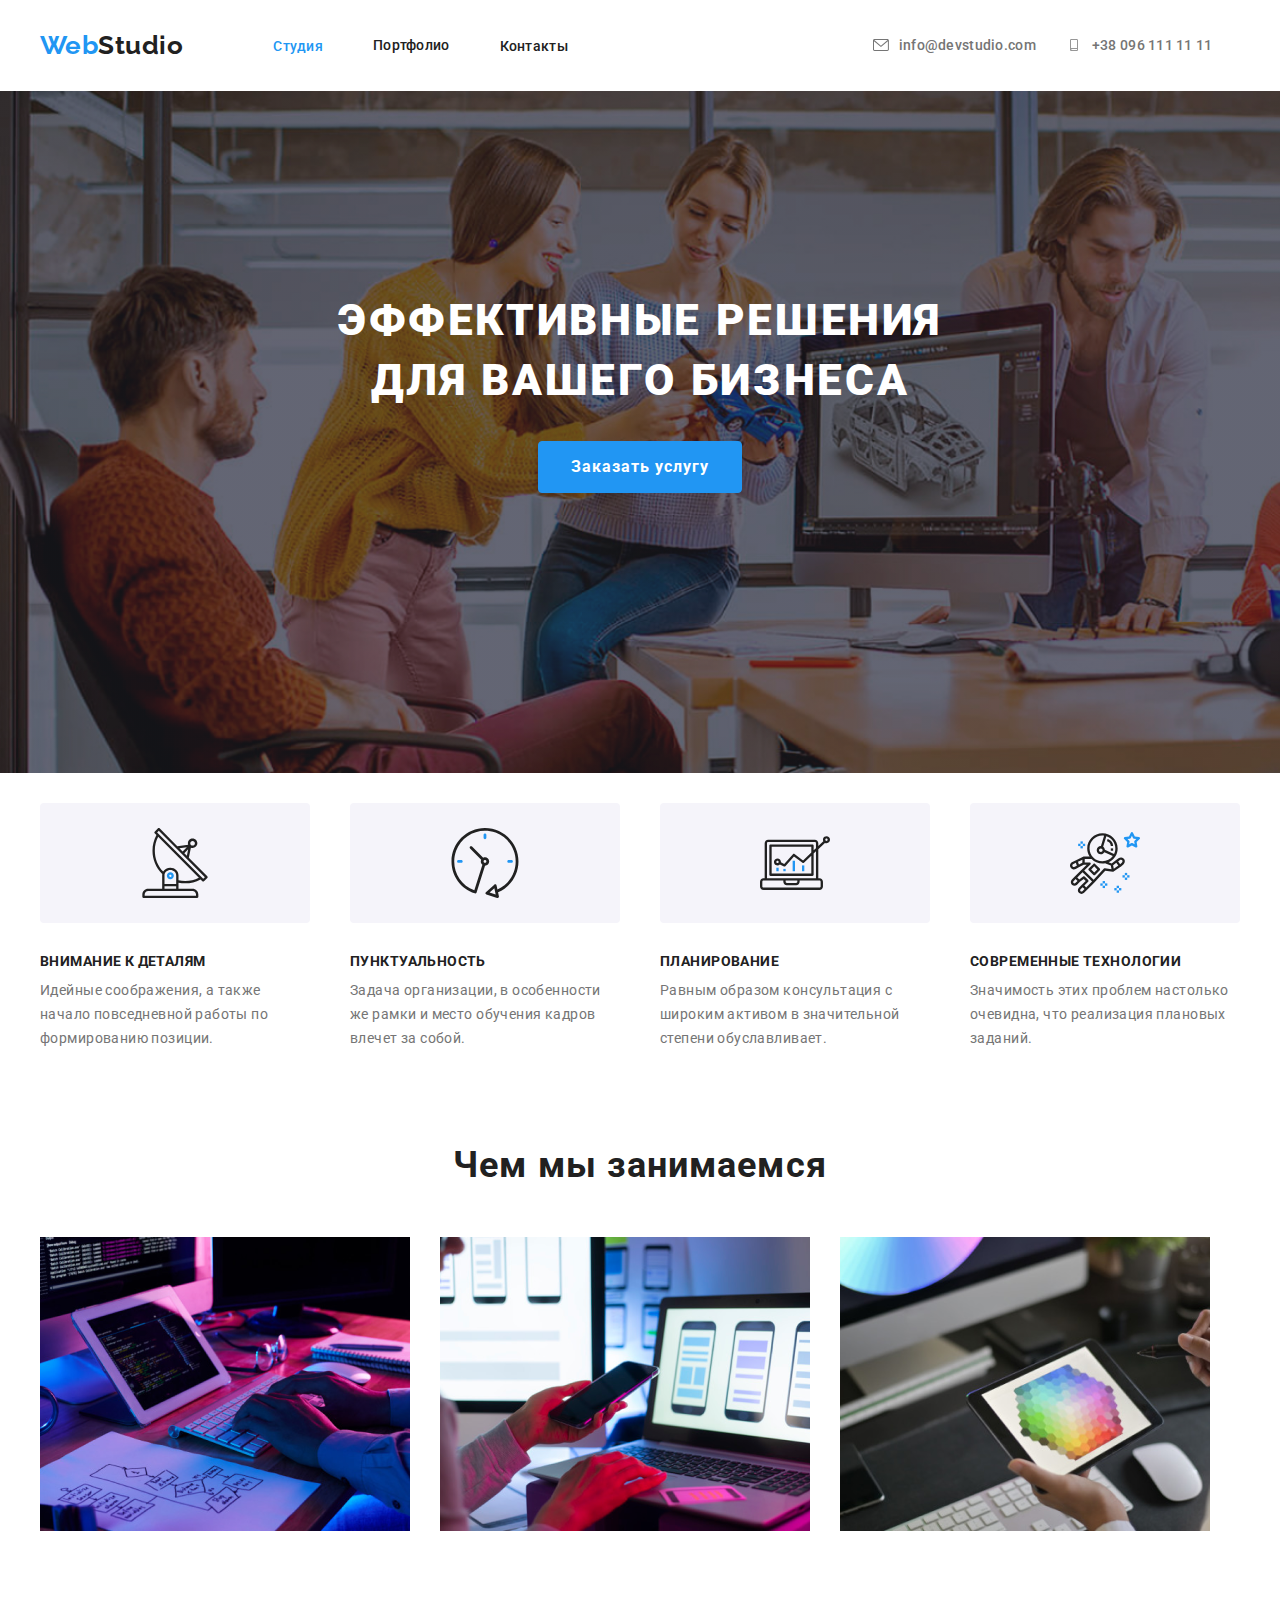
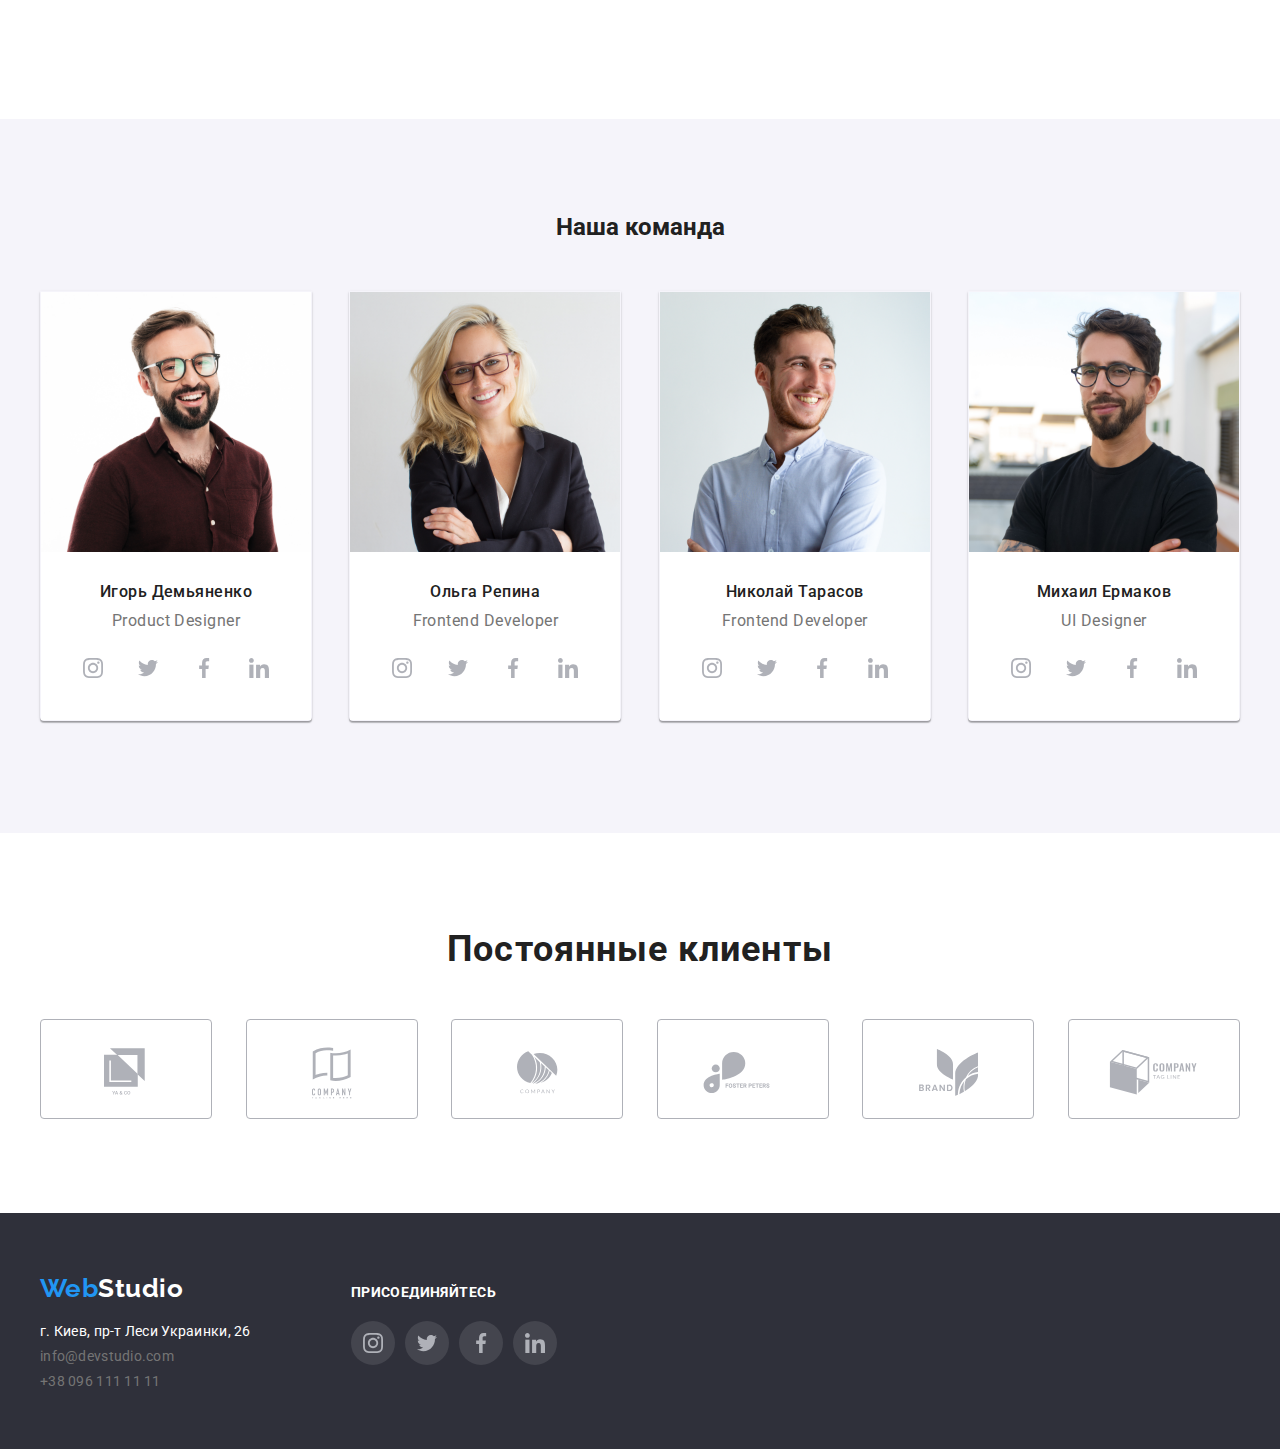
<file: index.html>
<!DOCTYPE html>
<html lang="ru">
<head>
    <meta charset="UTF-8">
    <meta name="viewport" content="width=device-width, initial-scale=1.0">
 <title>Web Studio</title>
<link rel="preconnect" href="https://fonts.gstatic.com">
<link href="https://fonts.googleapis.com/css2?family=Raleway:wght@700&display=swap" rel="stylesheet">
<link rel="preconnect" href="https://fonts.gstatic.com">
<link href="https://fonts.googleapis.com/css2?family=Roboto:wght@400;500;700;900&display=swap" rel="stylesheet">
<link rel="stylesheet" href="https://cdnjs.cloudflare.com/ajax/libs/modern-normalize/1.0.0/modern-normalize.min.css"
    integrity="sha512-ISS7cAi1PEhQ8jnbJpJZMd29NlhNj4AWYyLOSp2CE/CsHxTCu+r+t0D2yoJudVrd0/8fTVPUVDzY5Tvli75u/g=="
    crossorigin="anonymous" />
<link rel="stylesheet" href="./css/style.css">  
</head>
<body>
 <!--шапка сайта-->
    <header>
        <nav >
            <div class="container">
              <div class="logo-header">
                <a class="logo-header link" href="http://info@devstudio.com/" target="_blank" rel="noopener noreferrer" aria-label="Логотип компании">
                    <span class="logo-header blue" lang="en">Web</span>Studio </a>
              </div>
       
              <ul class="site-nav list">
                <li><a href="#" class="link current">Студия</a></li>
                <li></li><a href="./portfolio.html" class="link">Портфолио</a></li>
                <li><a href="#" class="link">Контакты</a></li>
              </ul>
              <div class="header-adress">
                  <ul class="block-contact list">
                    <li>
                        <a class="contact-link" href="http://mailto:info@devstudio.com" target="_blank"
                         rel="noopener noreferrer">
                            <svg class="adress-mail">
                                <use href="./img/sprite.svg#mail"></use>
                            </svg>info@devstudio.com</a>
                        </li>
                    <li>
                        <a class="contact-item" href="tel:+380961111111">
                            <svg class="adress-tel">
                              <use href="./img/sprite.svg#smartphone"></use>
                           </svg>
                            +38 096 111 11 11</a>
                        </li> 
              </ul>
            </div>
            </div>
        </nav>
    </header>
<!--герой-->
    <main>
        <section class="hero">

            <div class="hero_blok-title"> <h1 class="title">Эффективные решения для вашего бизнеса</h1></div>

            <button class="button primary" type="button"> Заказать услугу</button>
        </section> </div>
    </main>
 <!---Преимущества-->
    <section class="feature container">
        <h2 class="visually-hidden">Преимущества</h2> 
        <ul class="feature-icon">
            <div class="box-feature">
                <li>
                <svg class="box-icon">
                    <use href="./img/sprite.svg#antenna">
                 </use>
                </svg>
            </li></div>
            

            <div class="box-feature">
                <li>
                    <svg class="box-icon">
                        <use href="./img/sprite.svg#clock">
                        </use>
                    </svg>
                </li>
            </div><div class="box-feature">
                <li>
                <svg class="box-icon">
                    <use href="./img/sprite.svg#diagram">
                 </use>
                </svg>
            </li></div>
            <div class="box-feature">
                <li>
                <svg class="box-icon">
                    <use href="./img/sprite.svg#astronaut">
                 </use>
                </svg>
            </li></div>
        </ul>
        <ul class="feature-list">
            <li>
                <h3 class="title">Внимание к деталям</h3>
                <p>Идейные соображения, а также начало повседневной работы по формированию позиции.</p> 
            </li>

             <li>
                <h3 class="title">Пунктуальность</h3>
                <p>Задача организации, в особенности же рамки и место обучения кадров влечет за собой.</p>
            </li>

            <li>
                <h3 class="title">Планирование</h3>
                <p>Равным образом консультация с широким активом в значительной степени обуславливает.</p> 
            </li>

            <li>
                <h3 class="title">Современные технологии</h3>
                <p>Значимость этих проблем настолько очевидна, что реализация плановых заданий.</p>
            </li>

        </ul>

    </section>
    
 <!--Чем мы занимаемся-->
    <section class="work " >
            <h2>Чем мы занимаемся</h2>
            <div class="container">
            <img src="./img/box_1.png" alt="фото 1"  width="370">
            <img src="./img/box_2.png" alt="фото 2" width="370">
            <img src="./img/box_3.png" alt="фото 3" width="370">
            </div>
    </section>
 <!--Наша команда-->
    <section class="team">
            <h2>Наша команда</h2>
            <div class="container">
                <ul class="team-item list">
                    <li class="employee">
                        <img class="foto" src="./img/img_1.png" alt="Игорь Демьяненко" width="270">
                        <div class="title-blok" >
                            <h3 class="title">Игорь Демьяненко</h3>
                             <p class="profession">Product Designer</p>
                             <ul class="social-list">
                                 <li class="social-item">
                                     <a class="social-link" href="">
                                         <svg class="social-icon">
                                        <use href="./img/sprite.svg#instagram"></use>
                                    </svg>
                                    </a>
                                 </li>

                                 <li class="social-item">
                                     <a  class="social-link" href="">
                                        <svg class="social-icon">
                                             <use href="./img/sprite.svg#twitter"></use>
                                </svg>
                             </a></li>

                                 <li class="social-item">
                                     <a  class="social-link" href="">
                                         <svg class="social-icon">
                                              <use href="./img/sprite.svg#facebook"></use>
                                </svg>
                             </a></li>

                                 <li class="social-item">
                                     <a  class="social-link" href="">
                                        <svg class="social-icon">
                                    <use href="./img/sprite.svg#linkedin"></use>
                                </svg>
                             </a></li>

                             </ul>
                             
                        </div>
                    </li>
                    <li class="employee">
                        <img src="./img/img_2.png" alt="Ольга Репина" width="270">
                        <div class="title-blok">
                            <h3 class="title">Ольга Репина</h3>
                             <p class="profession">Frontend Developer</p>
                            <ul class="social-list">
                                <li class="social-item">
                                    <a class="social-link" href="">
                                        <svg class="social-icon">
                                            <use href="./img/sprite.svg#instagram"></use>
                                        </svg>
                                    </a>
                                </li>
                            
                                <li class="social-item">
                                    <a class="social-link" href="">
                                        <svg class="social-icon">
                                            <use href="./img/sprite.svg#twitter"></use>
                                        </svg>
                                    </a></li>
                            
                                <li class="social-item">
                                    <a class="social-link" href="">
                                        <svg class="social-icon">
                                            <use href="./img/sprite.svg#facebook"></use>
                                        </svg>
                                    </a></li>
                            
                                <li class="social-item">
                                    <a class="social-link" href="">
                                        <svg class="social-icon">
                                            <use href="./img/sprite.svg#linkedin"></use>
                                        </svg>
                                    </a></li>
                            
                            </ul>
                             
                        </div>
                     </li>
                    <li class="employee">
                        <img src="./img/img_3.png" alt="Николай Тарасов" width="270">
                        <div class="title-blok">
                            <h3 class="title">Николай Тарасов</h3>
                            <p class="profession">Frontend Developer</p>
                            <ul class="social-list">
                                <li class="social-item">
                                    <a class="social-link" href="">
                                        <svg class="social-icon">
                                            <use href="./img/sprite.svg#instagram"></use>
                                        </svg>
                                    </a>
                                </li>
                            
                                <li class="social-item">
                                    <a class="social-link" href="">
                                        <svg class="social-icon">
                                            <use href="./img/sprite.svg#twitter"></use>
                                        </svg>
                                    </a></li>
                            
                                <li class="social-item">
                                    <a class="social-link" href="">
                                        <svg class="social-icon">
                                            <use href="./img/sprite.svg#facebook"></use>
                                        </svg>
                                    </a></li>
                            
                                <li class="social-item">
                                    <a class="social-link" href="">
                                        <svg class="social-icon">
                                            <use href="./img/sprite.svg#linkedin"></use>
                                        </svg>
                                    </a></li>
                            
                            </ul>
                         </div>
                    </li>
                    <li class="employee">
                        <img src="./img/img_4.png" alt="Михаил Ермаков" width="270">
                        <div class="title-blok">
                            <h3 class="title">Михаил Ермаков</h3>
                            <p class="profession">UI Designer</p>
                            <ul class="social-list">
                                <li class="social-item">
                                    <a class="social-link" href="">
                                        <svg class="social-icon">
                                            <use href="./img/sprite.svg#instagram"></use>
                                        </svg>
                                    </a>
                                </li>
                            
                                <li class="social-item">
                                    <a class="social-link" href="">
                                        <svg class="social-icon">
                                            <use href="./img/sprite.svg#twitter"></use>
                                        </svg>
                                    </a></li>
                            
                                <li class="social-item">
                                    <a class="social-link" href="">
                                        <svg class="social-icon">
                                            <use href="./img/sprite.svg#facebook"></use>
                                        </svg>
                                    </a></li>
                            
                                <li class="social-item">
                                    <a class="social-link" href="">
                                        <svg class="social-icon">
                                            <use href="./img/sprite.svg#linkedin"></use>
                                        </svg>
                                    </a></li>
                            
                            </ul>
                        </div>
                    </li>
                </ul>
            </div>
        
    </section>
     <!--Постоянные клиеты-->
    <section class="client">
       
        <h2>Постоянные клиенты</h2>
        <div class="container" >
            <ul class="list-client">
                <li class="client-item">
                     <div class="blok-client">
                        <a class="client-link " href="">
                          <svg class="client-icon" width="45" height ="50">
                         <use href="./img/sprite.svg#logo-1" ></use>
                         </svg></a>
                     </div> 
               </li>
           
                
                <li>
                    <div class="blok-client">
                        <a class="client-link " href="">
                         <svg class="client-icon" width="40" height ="52">
                         <use href="./img/sprite.svg#logo-2" ></use>
                         </svg></a>
                     </div> </li>
                <li>
                    <div class="blok-client">
                        <a class="client-link " href="">
                         <svg class="client-icon" width="41" height ="43">
                         <use href="./img/sprite.svg#logo-3" ></use>
                         </svg></a>
                     </div> </li>
                <li>
                    <div class="blok-client">
                        <a class="client-link " href="">
                         <svg class="client-icon" width="80" height ="42">
                         <use href="./img/sprite.svg#logo-4" ></use>
                         </svg></a>
                     </div> </li>
                <li><div class="blok-client">
                        <a class="client-link " href="">
                         <svg class="client-icon" width="59" height ="47">
                         <use href="./img/sprite.svg#logo-5" ></use>
                         </svg></a>
                     </div> </li>
                <li><div class="blok-client">
                        <a class="client-link " href="">
                         <svg class="client-icon" width="89" height ="45">
                         <use href="./img/sprite.svg#logo-6" ></use>
                         </svg></a>
                     </div> </li>
            </ul>
        </div>
    </section>
            <!---Подвал-->
          <footer>
                 <section class="footer">
                     <h2 class="visually-hidden">Адрес</h2>
                     <div class="container">
                          <div class="">
                              <div class="blok-logo">
                                <a class="logo-footer " href="http://info@devstudio.com/" target="_blank" rel="noopener noreferrer"
                                    aria-label="Логотип компании">
                                    <span class="logo-footer blue" lang="en">Web</span>Studio</span> </a>
                                </div>

                              <address>
                                <ul class="block-contact list">
                                    <li><a class="contact-link street " href="https://goo.gl/maps/a4D9c5vPyhM3tE7p7" target="_blank"
                                            rel="noopener noreferrer">
                                            г. Киев, пр-т Леси
                                            Украинки, 26</a></li>
                                    <li><a class="contact-link" href="http://mailto:info@devstudio.com" target="_blank"
                                            rel="noopener noreferrer">info@devstudio.com</a></li>
                                    <li><a class="contact-item" href="tel:+380961111111">+38 096 111 11 11</a></li>
                                </ul>
                              </address>
                            </div>
                            
                <!--присоединяйтесь-->
                <div class="blok-join">
                    <h3 class="title-join">присоединяйтесь</h3>
                    <ul class="social-list">
                        <li class="join-item">
                            <a class="social-link" href="">
                                <svg class="social-icon">
                                    <use href="./img/sprite.svg#instagram"></use>
                                </svg>
                            </a>
                        </li>

                        <li class="join-item">
                            <a class="social-link" href="">
                                <svg class="social-icon">
                                    <use href="./img/sprite.svg#twitter"></use>
                                </svg>
                            </a></li>

                        <li class="join-item">
                            <a class="social-link" href="">
                                <svg class="social-icon">
                                    <use href="./img/sprite.svg#facebook"></use>
                                </svg>
                            </a></li>

                        <li class="join-item">
                            <a class="social-link" href="">
                                <svg class="social-icon">
                                    <use href="./img/sprite.svg#linkedin"></use>
                                </svg>
                            </a></li>

                    </ul>
                </div>
                            </div>
                </section>
        </footer>
    </body>
    </html>

<!--<div class="address_footer"></div>-->
</file>
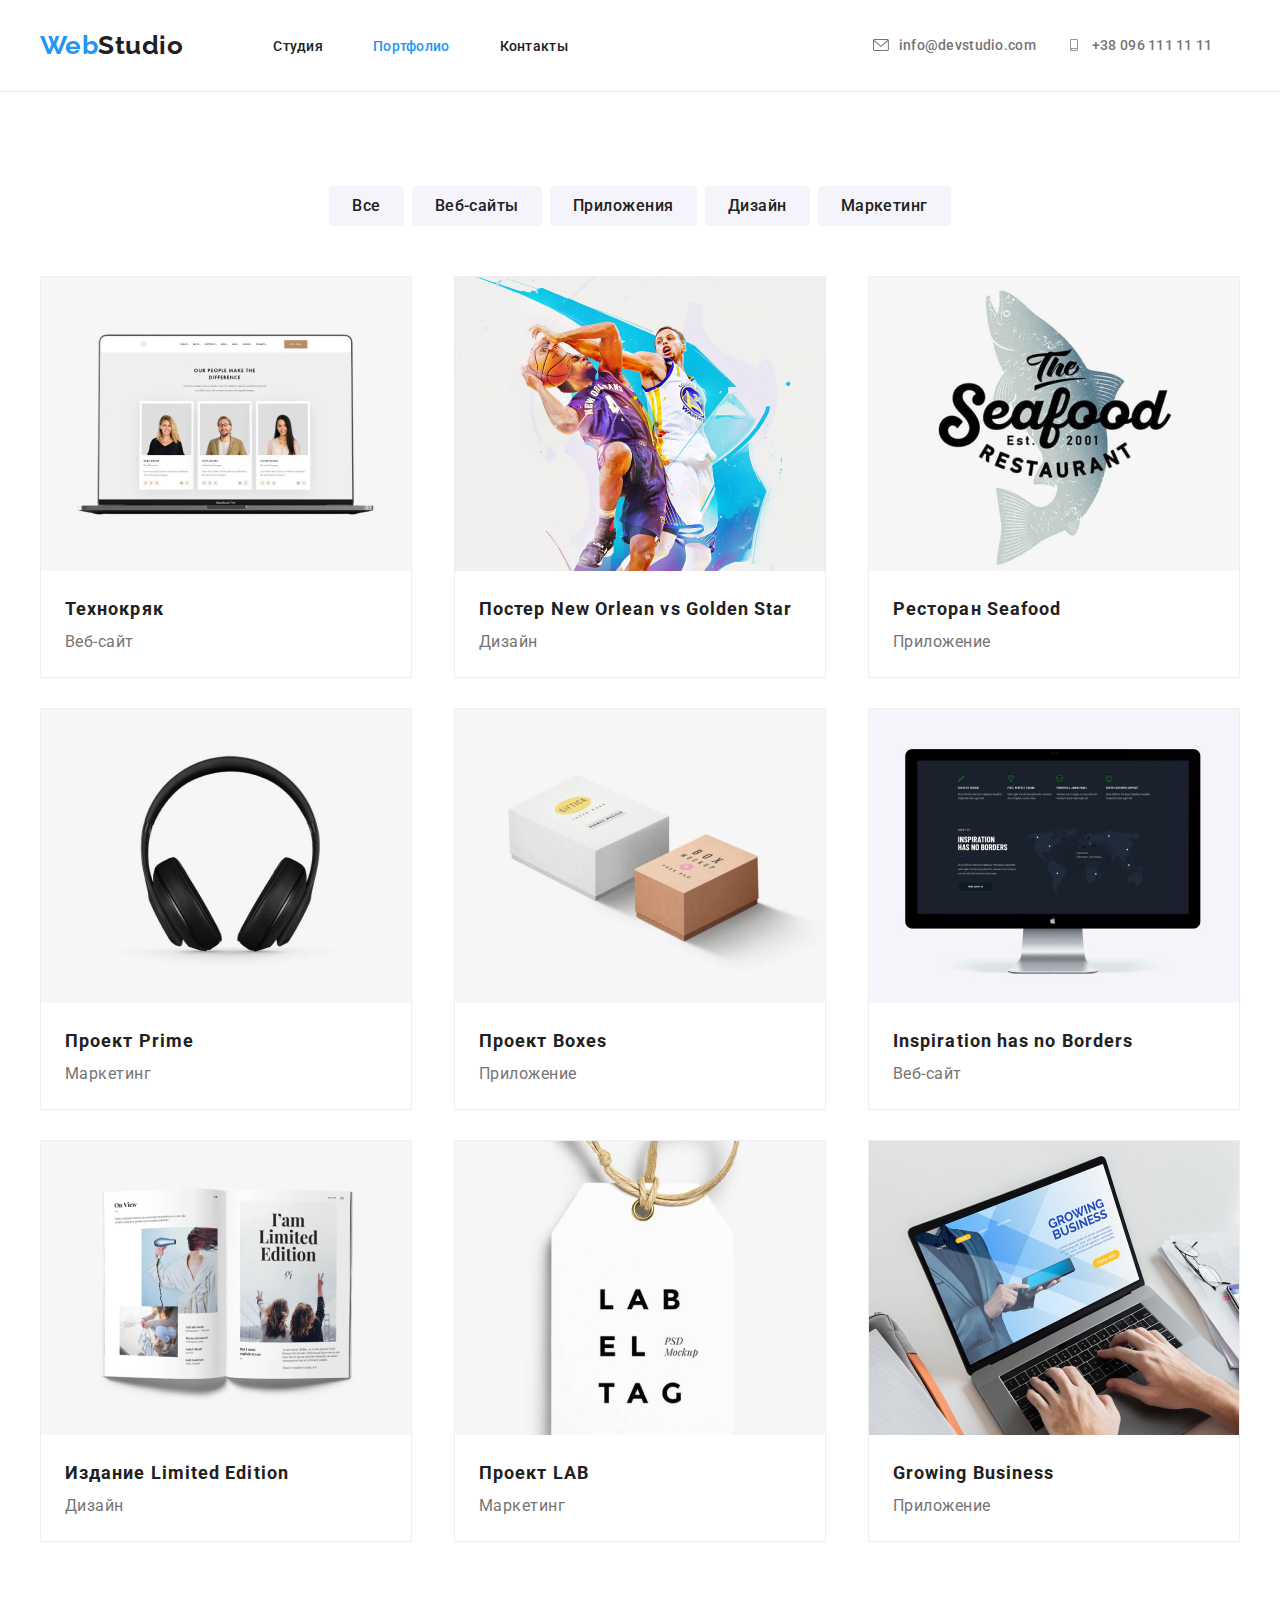
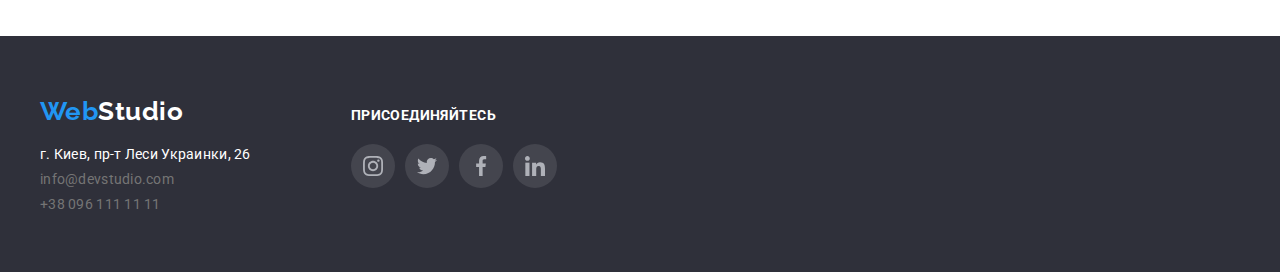
<file: portfolio.html>
<!DOCTYPE html>
<html lang="ru">
<head>
   <meta charset="UTF-8">
   <meta name="viewport" content="width=device-width, initial-scale=1.0">
   <title>Портфолио</title>
   <link rel="preconnect" href="https://fonts.gstatic.com">
   <link href="https://fonts.googleapis.com/css2?family=Raleway:wght@700&display=swap" rel="stylesheet">
   <link rel="preconnect" href="https://fonts.gstatic.com">
   <link href="https://fonts.googleapis.com/css2?family=Roboto:wght@400;500;700;900&display=swap" rel="stylesheet">
   <link rel="stylesheet" href="./css/style.css">
</head>
<body>
   <!--шапка сайта-->
      <header class="portfolio-header">
         <nav >
            <div class="container">
               <div class="logo-header">
               <a class="logo-header link" href="http://info@devstudio.com/" target="_blank" rel="noopener noreferrer"
                  aria-label="Логотип компании">
                  <span class="logo-header blue" lang="en">Web</span>Studio </a>
            </div>
            <ul class="site-nav list">
               <li><a href="./index.html" class="link">Студия</a></li>
               <li><a href="#" class="link current">Портфолио</a></li>
               <li><a href="#" class="link">Контакты</a></li>
            </ul>
            <div class="header-adress">
               <ul class="block-contact list">
               <li>
                  <a class="contact-link" href="http://mailto:info@devstudio.com" target="_blank" rel="noopener noreferrer">
                     <svg class="adress-mail">
                        <use href="./img/sprite.svg#mail"></use>
                     </svg>info@devstudio.com</a>
               </li>

                  <li>
                     <a class="contact-item" href="tel:+380961111111">
                        <svg class="adress-tel">
                           <use href="./img/sprite.svg#smartphone"></use>
                        </svg>
                        +38 096 111 11 11</a>
                  </li>
               </ul>
            </div>

            </div>
           
         </nav>

      </header>
      <!-- Уникальный контенкт or hero-->
   <main class="blok-hero">
      <div class="container">
         <section class="portfolio-main">
            <h1 class="visually-hidden">Фильтр списка работ</h1> <!-- заголовок скрыть -->
            <ul class="filter">
               <li> <button type="button">Все</button> </li>
               <li><button type="button">Веб-сайты</button></li>
               <li><button type="button">Приложения</button></li>
               <li><button type="buttonr">Дизайн</button></li>
               <li><button type="button">Маркетинг</button></li>
            </ul>
         </section>
         <h2 class="visually-hidden">Список работ в портфолио</h2> <!-- заголовок скрыть -->
         
         <ul class="portfolio-list">
            <li>
               <a class="portfolio-link" href="#">
                <img src="./img/portfolio/img_1.jpg" alt="Веб-сайт">
                <div class="description-blok"> 
                  <h3 class="description">Технокряк</h3>
                  <p>Веб-сайт</p>
                </div>
               </a>
            </li>
            <li>
               <a class="portfolio-link" href="#" >
                  <div><img src="./img/portfolio/img_2.jpg" alt="Дизайн"></div>
                  
                  <div class="description-blok">
                   <h3 class="description">Постер New Orlean vs Golden Star</h3>
                  <p>Дизайн</p>
                </div>
               </a>
            </li>
            <li>
               <a class="portfolio-link" href="#">
                  <img src="./img/portfolio/img_3.jpg" alt="Приложение">
                  <div class="description-blok">
                     <h3 class="description">Ресторан Seafood</h3>
                     <p>Приложение</p>
                  </div>
               </a>
            </li>

            <li>
               <a  class="portfolio-link" href="#">
                  <img src="./img/portfolio/img_4.jpg" alt="Маркетинг">
                  <div class="description-blok">
                     <h3 class="description">Проект Prime</h3>
                     <p>Маркетинг</p>
                  </div>
              </a>
            </li>

            <li>
               <a class="portfolio-link" href="#">
               <img src="./img/portfolio/img_5.jpg" alt="Приложение">
               <div class="description-blok">
                  <h3 class="description">Проект Boxes</h3>
                   <p>Приложение</p>
               </div>
               </a>
            </li>
            <li>
               <a class="portfolio-link" href="#">
               <img src="./img/portfolio/img_6.jpg" alt="Веб-сайт">
               <div class="description-blok">  
                  <h3 class="description">Inspiration has no Borders</h3>
                  <p>Веб-сайт</p>
               </div>
               </a>
             </li>

            <li>
            <a class="portfolio-link" href="#">
               <img src="./img/portfolio/img_7.jpg" alt="Дизайн">
               <div class= "description-blok">
                  <h3 class="description">Издание Limited Edition</h3>
                  <p>Дизайн</p>
                </div>
            </a>
            </li>
            <li>
               <a class="portfolio-link" href="#">
               <img src="./img/portfolio/img_8.jpg" alt="Маркетинг">
               <div class= "description-blok">
                  <h3 class="description">Проект LAB</h3>
                   <p>Маркетинг</p>
               </div>
               </a>
            </li>

            <li>
               <a class="portfolio-link" href="#">
               <img src="./img/portfolio/img_9.jpg" alt="Приложение">
               <div class= "description-blok">
                  <h3 class="description">Growing Business</h3>
                  <p>Приложение</p>
               </div>
               </a>
            </li>
           </ul> 
      </div>
   </main>
            <!---Подвал-->
            <footer>
               <section class="footer">
                  <h2 class="visually-hidden">Адрес</h2>
                  <div class="container">
                     <div class="">
                        <div class="blok-logo">
                           <a class="logo-footer " href="http://info@devstudio.com/" target="_blank" rel="noopener noreferrer"
                              aria-label="Логотип компании">
                              <span class="logo-footer blue" lang="en">Web</span>Studio</span> </a>
                        </div>
            
                        <address>
                           <ul class="block-contact list">
                              <li><a class="contact-link street " href="https://goo.gl/maps/a4D9c5vPyhM3tE7p7" target="_blank"
                                    rel="noopener noreferrer">
                                    г. Киев, пр-т Леси
                                    Украинки, 26</a></li>
                              <li><a class="contact-link" href="http://mailto:info@devstudio.com" target="_blank"
                                    rel="noopener noreferrer">info@devstudio.com</a></li>
                              <li><a class="contact-item" href="tel:+380961111111">+38 096 111 11 11</a></li>
                           </ul>
                        </address>
                     </div>
            
                     <!--присоединяйтесь-->
                     <div class="blok-join">
                        <h3 class="title-join">присоединяйтесь</h3>
                        <ul class="social-list">
                           <li class="join-item">
                              <a class="social-link" href="">
                                 <svg class="social-icon">
                                    <use href="./img/sprite.svg#instagram"></use>
                                 </svg>
                              </a>
                           </li>
            
                           <li class="join-item">
                              <a class="social-link" href="">
                                 <svg class="social-icon">
                                    <use href="./img/sprite.svg#twitter"></use>
                                 </svg>
                              </a></li>
            
                           <li class="join-item">
                              <a class="social-link" href="">
                                 <svg class="social-icon">
                                    <use href="./img/sprite.svg#facebook"></use>
                                 </svg>
                              </a></li>
            
                           <li class="join-item">
                              <a class="social-link" href="">
                                 <svg class="social-icon">
                                    <use href="./img/sprite.svg#linkedin"></use>
                                 </svg>
                              </a></li>
            
                        </ul>
                     </div>
                  </div>
               </section>
            </footer>
      

</body>
</html>
</file>
<file: css/style.css>
:root {
  --main-font: 'Roboto', sans-serif;
  --secondary-font: 'Raleway', sans-serif;
  --accent-color: #2196f3;
  --main-color-text: #212121;
  --card-set-gap: 30px;
}
body {
  font-family: var(--main-font);
  background-color: #ffffff;
  color: var(--main-color-text);
  font-style: normal;
  margin: 0px;
  padding: 0px;
}

a {
  text-decoration: none;
}
ul {
  list-style: none;
}

h1,
h2,
h3,
h4,
h5,
h6 {
  margin: 0;
}

ul,
ol {
  margin: 0;
  padding: 0;
}

p {
  margin: 0;
}

img {
  display: block;
  max-width: 100%;
}

.container {
  width: 1200px;
  padding: 0 15px;
  margin-left: auto;
  margin-right: auto;
}

/*  спрятать заголовки */
.visually-hidden {
  position: absolute;
  width: 1px;
  height: 1px;
  margin: -1px;
  border: 0;
  padding: 0;

  white-space: nowrap;
  clip-path: inset(100%);
  clip: rect(0 0 0 0);
  overflow: hidden;
}
/* цвет акцента синий #2196F3; 
 цвет белый  в кнопках #FFFFFF;*/

/* вет фона вторичный #F5F4FA;
 цвет фона подвала черный #2F303A; */

/* основной текст  текс заголовков цвет серый #212121; 
акцентный текст #FFFFFF;
вспомогательный текст  и ссылки  #757575;
цвет текста логотипа черный #000000;
текст адреса rgba(255, 255, 255, 0.6);
*/
/* логотип  в header */
header {
  padding-top: 30px;
  padding-bottom: 30px;
}

nav .container {
  display: flex;
  align-items: center;
}
nav .block-contact {
  margin-left: 305px;
}
.header-adress .block-contact {
  display: flex;
}

.block-contact li:first-child {
  margin-right: 30px;
}
/* иконки почты и телефона в хедере */
.adress-tel,
.adress-mail {
  display: block;
  margin-right: 10px;
  width: 16px;
  height: 12px;
  fill: #757575;
}
.header-adress .contact-link {
  display: inline-flex;
  align-items: center;
}
.contact-link:hover .adress-mail,
.contact-link:focus .adress-mail {
  fill: var(--accent-color);
}

.contact-item:hover .adress-tel,
.contact-item:focus .adress-tel {
  fill: var(--accent-color);
}

.header-adress .contact-item {
  display: inline-flex;
  align-items: center;
}

.contact-link:not(:last-child) {
  margin-right: 30px;
}

.logo-header {
  /* white-space: nowrap; как уменьшить растояния между словами? */
  font-family: var(--secondary-font);
  font-style: normal;
  font-weight: 700;
  font-size: 26px;
  line-height: 1.192;
  color: var(--main-color-text);
  letter-spacing: 0.48px;
  word-spacing: 0.001px;
}

/* .logo-header:hover,
.logo-header:focus {
  color: var(--accent-color);
} */

.logo-header .blue {
  color: var(--accent-color);
}

/* список навигации  в header*/
.site-nav {
  margin-left: 90px;
  align-items: center;
}

.site-nav li:nth-child(n + 2) {
  margin-left: 50px;
}

.site-nav .link {
  font-style: normal;
  font-weight: 500;
  font-size: 14px;
  line-height: 1.143;
  letter-spacing: 0.02em;
  color: var(--main-color-text);
}
.site-nav .link.current {
  color: var(--accent-color);
}
.site-nav {
  display: flex;
}

.site-nav .link:hover,
.site-nav .link:focus {
  color: var(--accent-color);
}

.block-contact a {
  font-family: var(--accent-color);
  font-style: normal;
  font-size: 14px;
  line-height: 1.143;
  letter-spacing: 0.02em;
  color: #757575;
}
.header-adress .contact-link {
  font-weight: 500;
}
.header-adress .contact-item {
  font-weight: 500;
  align-items: center;
  justify-content: center;
}

.block-contact a:hover,
.block-contact a:focus {
  color: var(--accent-color);
}

/* герой-- */
.hero {
  /* display: block; */
  padding-bottom: 280px;
  /* display: flex; */
  flex-wrap: wrap;
  justify-content: center;
  background-image: linear-gradient(
      rgba(47, 48, 58, 0.4),
      rgba(47, 48, 58, 0.4)
    ),
    url(../img/fon.jpg);
  background-repeat: no-repeat;
  background-size: cover;
}

.hero_blok-title .title {
  display: block;
  width: 696px;
  margin: 0px auto;
  /* margin-left: 250px;
  margin-right: 250px; */
  padding-top: 200px;
  /* width: 100%; */
  margin-bottom: 30px;
  font-weight: 900;
  font-size: 44px;
  line-height: 1.363;
  text-align: center;
  letter-spacing: 0.06em;
  text-transform: uppercase;
  color: #ffffff;
}
.hero_blok-title {
}
/* кнопка */
.button {
  display: block;
  margin: 0 auto;
  border-radius: 4px;
  border: 1px solid var(--accent-color);
  padding: 10px 32px;
  min-width: 200px;
  font-family: var(--main-font);
  font-weight: 700;
  font-size: 16px;
  line-height: 1.875;
  align-items: center;
  text-align: center;
  letter-spacing: 0.06em;
  color: #ffffff;
  background-color: var(--accent-color);
}
/* .container-button {
  display: flex;
  justify-items: center;
} */

/* .title .button {
  justify-content: center;
} */

/* Преимущества feature*/
.feature-icon {
  display: inline-flex;
}
.box-feature {
  display: flex;
  justify-content: center;
  align-items: center;
  width: 270px;
  height: 120px;
  border-radius: 4px;
  background-color: #f5f4fa;
}
.box-icon {
  display: block;
  width: 70px;
  height: 70px;
  fill: #212121;
}

.feature {
  padding-bottom: 94px;
}
.feature > ul {
  margin-top: 30px;
  display: flex;
  align-items: center;
  justify-content: space-between;
}

.feature ul {
  list-style: none;
}

.feature-list li:not(:last-child) {
  margin-right: 30px;
}

.feature-list .title {
  margin-bottom: 10px;
  font-weight: 700;
  font-size: 14px;
  line-height: 1.143;
  letter-spacing: 0.03em;
  text-transform: uppercase;
  color: var(--main-color-text);
}

.feature p {
  width: 270px;
  font-size: 14px;
  line-height: 1.714;
  letter-spacing: 0.03em;
  color: #757575;
}

/*Чем мы занимаемся */
.work {
  margin-bottom: 188px;
}

.work h2 {
  margin-bottom: 50px;
  font-weight: 700;
  font-size: 36px;
  line-height: 1.166;
  text-align: center;
  letter-spacing: 0.03em;
}
.work .container {
  display: flex;
}
.work img:nth-child(-n + 2) {
  margin-right: 30px;
}

/* Наша команда */

.team h2 {
  margin-bottom: 50px;
  text-align: center;
}
.team {
  padding-top: 94px;
  padding-bottom: 112px;
  background-color: #f5f4fa;
}

.team-item {
  justify-content: space-between;
  display: flex;
}

.team-item .employee:nth-child(-n + 3) {
  margin-right: 30px;
}
.team-item .employee {
  border: 1px solid transparent;
  border-radius: 0px 0px 4px 4px;
  box-shadow: 0px 1px 3px rgba(0, 0, 0, 0.12), 0px 1px 1px rgba(0, 0, 0, 0.14),
    0px 2px 1px rgba(0, 0, 0, 0.2);
}

.list .title {
  font-weight: 500;
  font-size: 16px;
  line-height: 1.187;
  text-align: center;
  letter-spacing: 0.03em;
}
.title-blok {
  padding: 30px 30px;
  background-color: #ffffff;
}

li .profession {
  font-size: 16px;
  line-height: 1.187;
  text-align: center;
  letter-spacing: 0.03em;
  color: #757575;
}

.title-blok .profession {
  margin-top: 10px;
}
.social-list {
  display: flex;
  justify-content: space-between;
}

.social-link {
  display: flex;
  justify-content: center;
  align-items: center;
  width: 44px;
  height: 44px;
  border-radius: 50%;
  background-color: #ffffff;
}

.social-link:hover,
.social-link:focus {
  background-color: var(--accent-color);
}

.social-link:hover .social-icon,
.social-link:focus .social-icon {
  fill: #ffffff;
}
.social-icon {
  fill: #afb1b8;
  width: 20px;
  height: 20px;
}
.social-list {
  margin-top: 16px;
}

/* Постоянные клиеты */

.list-client {
  justify-content: space-between;
  align-items: center;
  display: flex;
  padding-bottom: 94px;

  align-items: center;
}

.client h2 {
  font-weight: 700;
  font-size: 36px;
  line-height: 1.166;
  text-align: center;
  letter-spacing: 0.03em;
  padding-top: 96px;
  margin-bottom: 48px;
  text-align: center;
}
.blok-client {
  display: flex;
  justify-content: center;
  align-items: center;
  width: 170px;
  height: 90px;
  border-radius: 4px;
  border: 1px solid #afb1b8;
}

.blok-client:hover .client-icon,
.blok-client:focus .client-icon {
  fill: var(--accent-color);
}

.blok-client:hover,
.blok-client:focus {
  border: 1px solid var(--accent-color);
}

.blok-client {
  padding-top: 8px;
}
.client-icon {
  display: block;
  fill: #afb1b8;
}

/* .list-client li:nth-child(-n + 5) {
  margin-right: 30px;
} */

/* footer */

/* .footer-blok {
  display: flex;
} */

.footer {
  padding-top: 60px;
  padding-bottom: 60px;
  background-color: #2f303a;
}
.logo-footer {
  font-family: var(--secondary-font);
  font-style: normal;
  font-weight: 700;
  font-size: 26px;
  letter-spacing: 0.48px;
  word-spacing: 0.001px;
  color: #ffffff;
}

.blok-logo {
  margin-bottom: 20px;
}

address .block-contact > li {
  margin-bottom: 9px;
}

address .block-contact > li:last-child {
  margin-bottom: 0px;
}
.logo-footer .blue {
  color: var(--accent-color);
}
/* .logo-footer:hover,
.logo-footer:focus {
  color: var(--accent-color);
} */

.block-contact a:hover,
.block-contact a:focus {
  color: var(--accent-color);
}
.block-contact {
  font-family: var(--main-font);
  font-style: normal;
  font-size: 14px;
}
.block-contact .street {
  color: #ffffff;
}

li .contact-link {
  font-weight: normal;
}

li .contact-item {
  font-weight: normal;
}
li .street {
  font-weight: normal;
}

/* присоединяйтесь */

.title-join {
  margin-bottom: 20px;
  font-family: var(--main-font);
  font-style: normal;
  font-weight: 700;
  font-size: 14px;
  line-height: 1.14;
  letter-spacing: 0.03em;
  text-transform: uppercase;
  color: #ffffff;
}
.footer .container {
  display: flex;
}

.join-item .social-link {
  display: flex;
  justify-content: center;
  align-items: center;
  width: 44px;
  height: 44px;
  border-radius: 50%;
  background-color: rgba(255, 255, 255, 0.1);
}
.join-item .social-link:hover,
.join-item .social-link:focus {
  background-color: var(--accent-color);
}
.blok-join {
  margin-left: 70px;
  padding-top: 12px;
}
.join-item:nth-child(-n + 4) {
  margin-right: 10px;
}

/*Portfolio */
.blok-hero {
  margin-bottom: 94px;
}
.portfolio-header {
  border-bottom: 1px solid #ececec;
}
.portfolio-main {
  margin-top: 94px;
  margin-bottom: 50px;
}

.filter {
  display: flex;
  /* align-items: center; */
  justify-content: center;
}
.filter button {
  padding: 6px 22px;
  font-family: var(--main-font);
  font-weight: 500;
  font-size: 16px;
  line-height: 1.625;
  text-align: center;
  letter-spacing: 0.03em;
  color: var(--main-color-text);
  background-color: #f5f4fa;
  border: 1px solid transparent;
  border-radius: 4px;
}

.filter li:nth-child(-n + 4) {
  margin-right: 8px;
}

.filter button:hover,
.filter button:focus {
  background-color: var(--accent-color);
  color: #ffffff;
  box-shadow: 0px 4px 4px rgba(0, 0, 0, 0.25), 0px 4px 4px rgba(0, 0, 0, 0.25);
}
.filter li,
.portfolio-list li {
  list-style: none;
}
.description {
  font-weight: 700;
  font-size: 18px;
  line-height: 2;
  letter-spacing: 0.06em;
  color: var(--main-color-text);
}

.portfolio-list {
  justify-content: space-between;
  display: flex;
  flex-wrap: wrap;

  /* margin-left: calc(-1 * var(--card-set-gap));
  margin-top: calc(-1 * var(--card-set-gap)); */

  /* margin: 0 auto; */
}

.portfolio-list > li {
  /* width: 370px; */
  margin-right: 30px;
  margin-bottom: 30px;
  /* flex-basis: calc(100% / 3 - var(--card-set-gap));
  margin-left: var(--card-set-gap);
  margin-top: var(--card-set-gap); */

  border: 1px solid #eeeeee;
  cursor: pointer;
}

.portfolio-link {
  display: block;
}

.portfolio-list .portfolio-link:focus,
.portfolio-list .portfolio-link:hover {
  box-shadow: 0px 1px 1px rgba(0, 0, 0, 0.12), 0px 4px 4px rgba(0, 0, 0, 0.06),
    1px 4px 6px rgba(0, 0, 0, 0.16);
}

.portfolio-list li:nth-child(3n) {
  margin-right: 0;
}
.portfolio-list li:nth-last-child(-n + 3) {
  margin-bottom: 0;
}

.description-blok {
  padding: 20px 24px;
}
.portfolio-list p {
  font-weight: normal;
  font-size: 16px;
  line-height: 1.875;
  letter-spacing: 0.03em;
  color: #757575;
}
</file>
